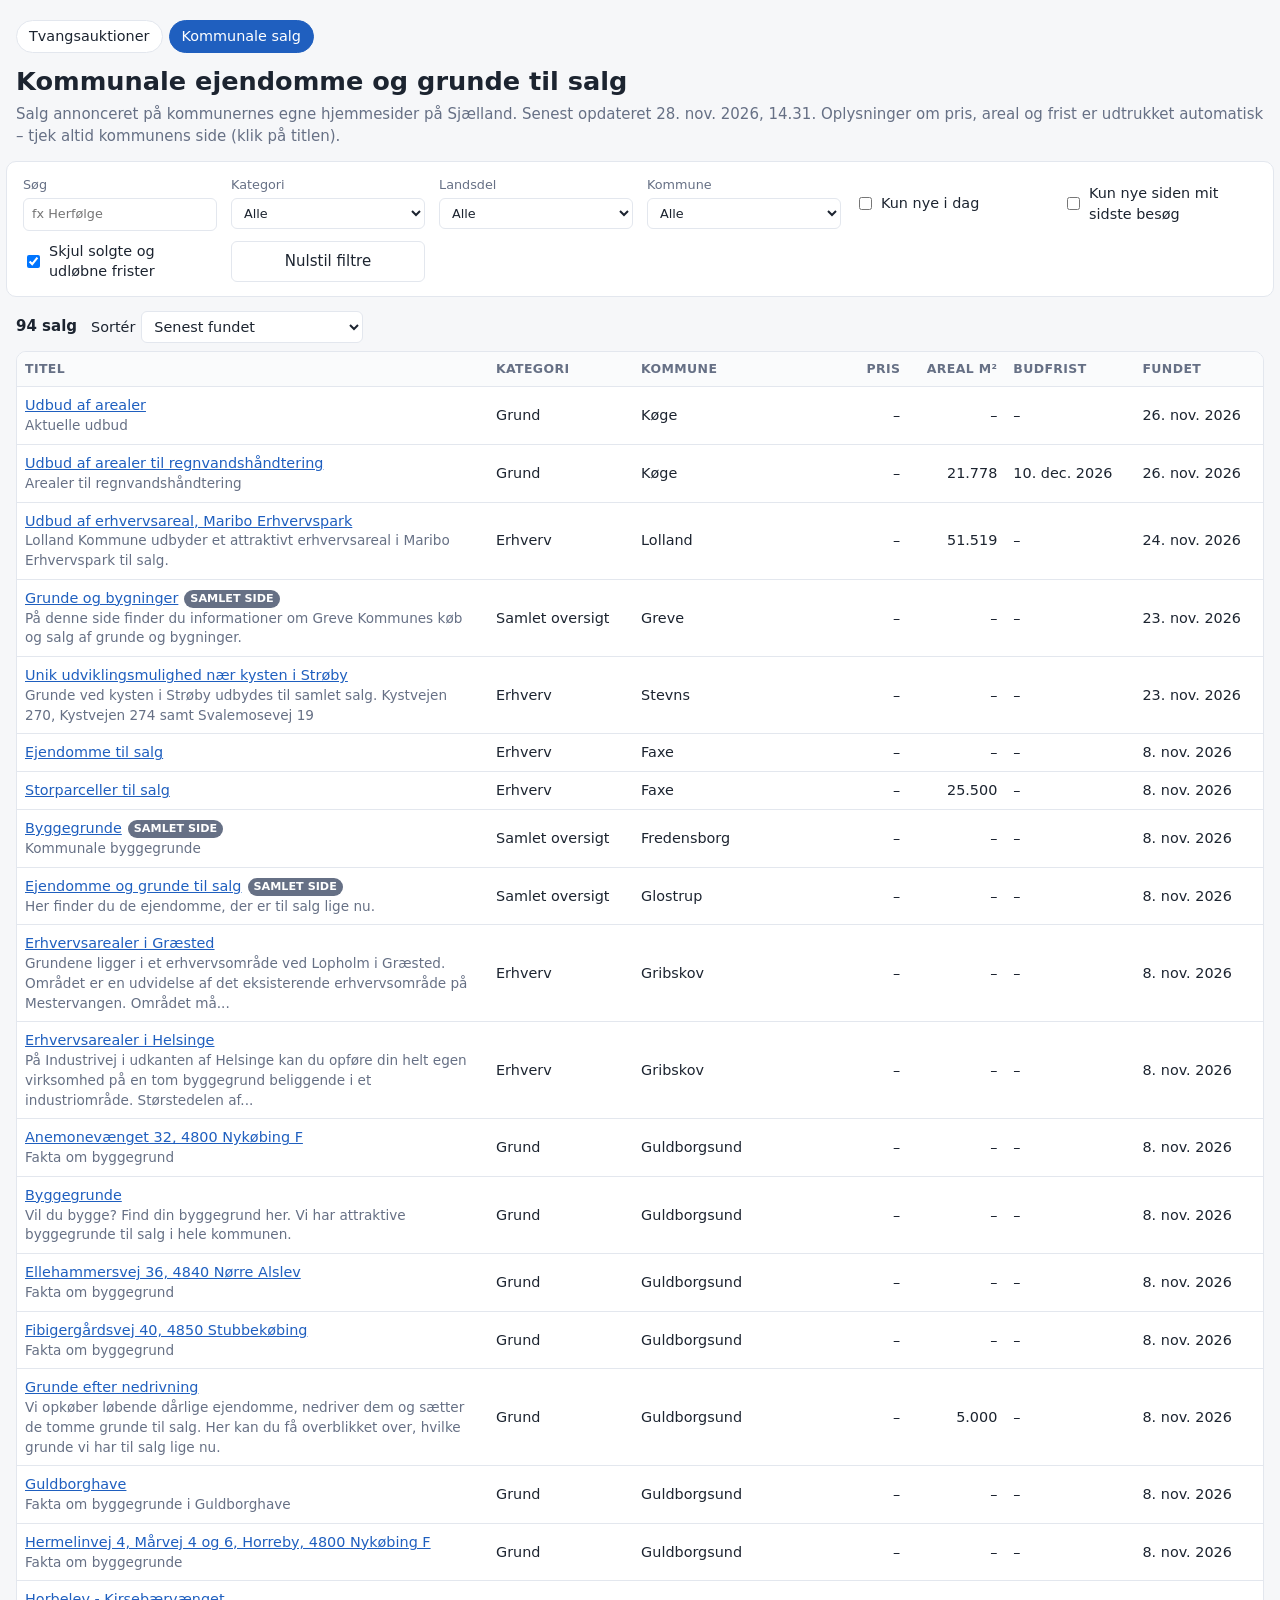
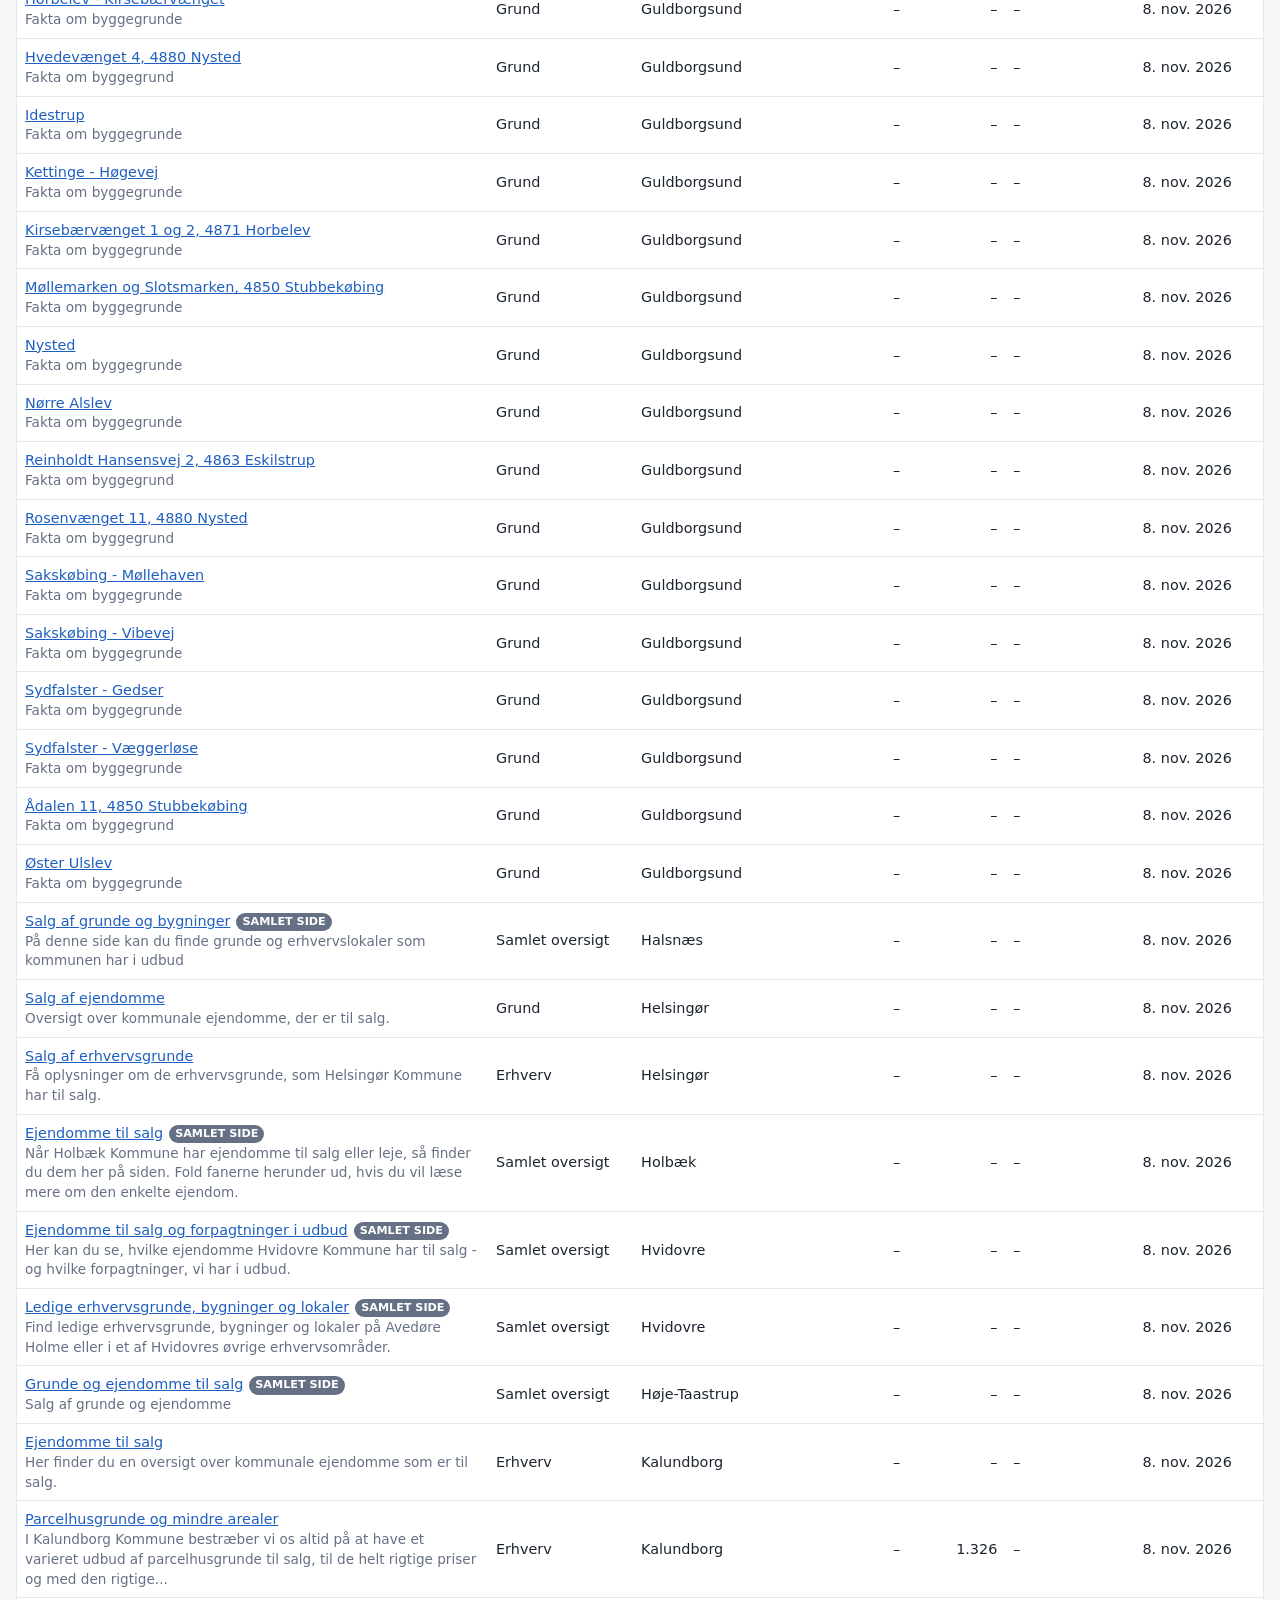
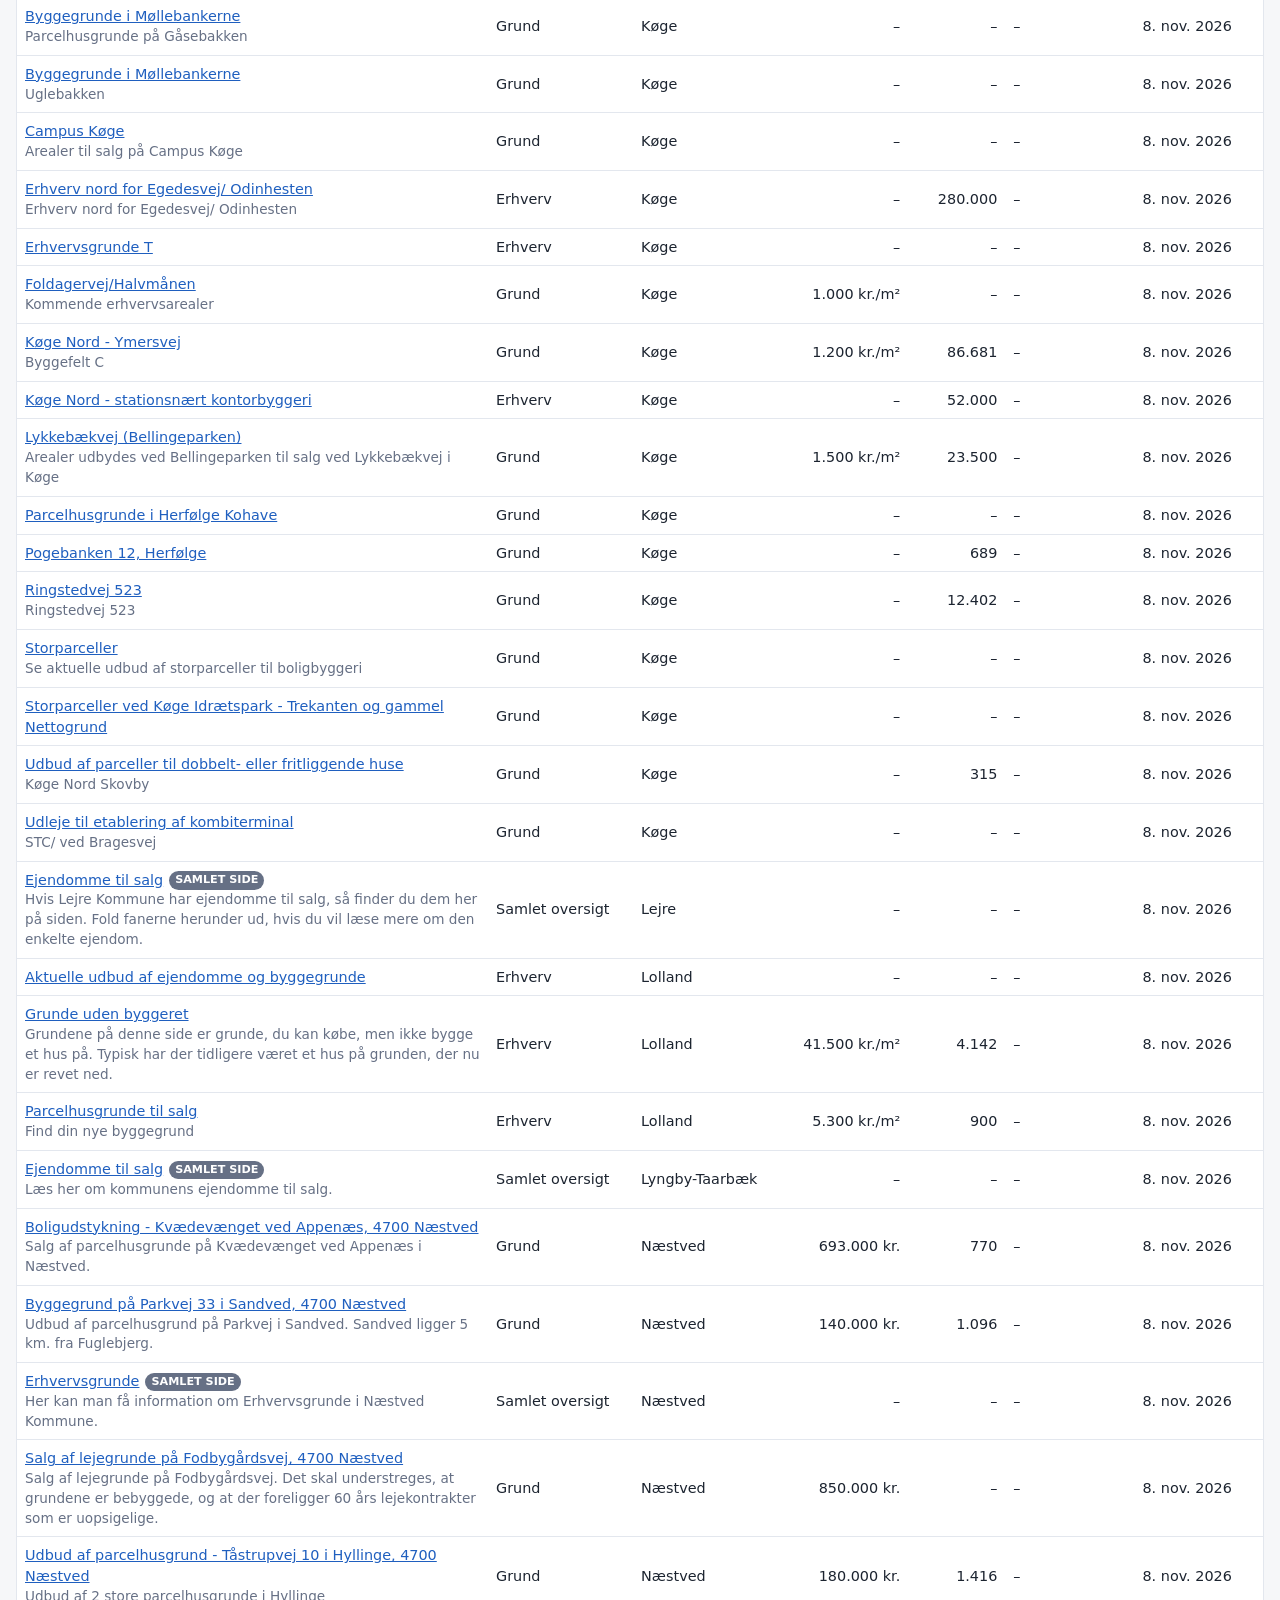
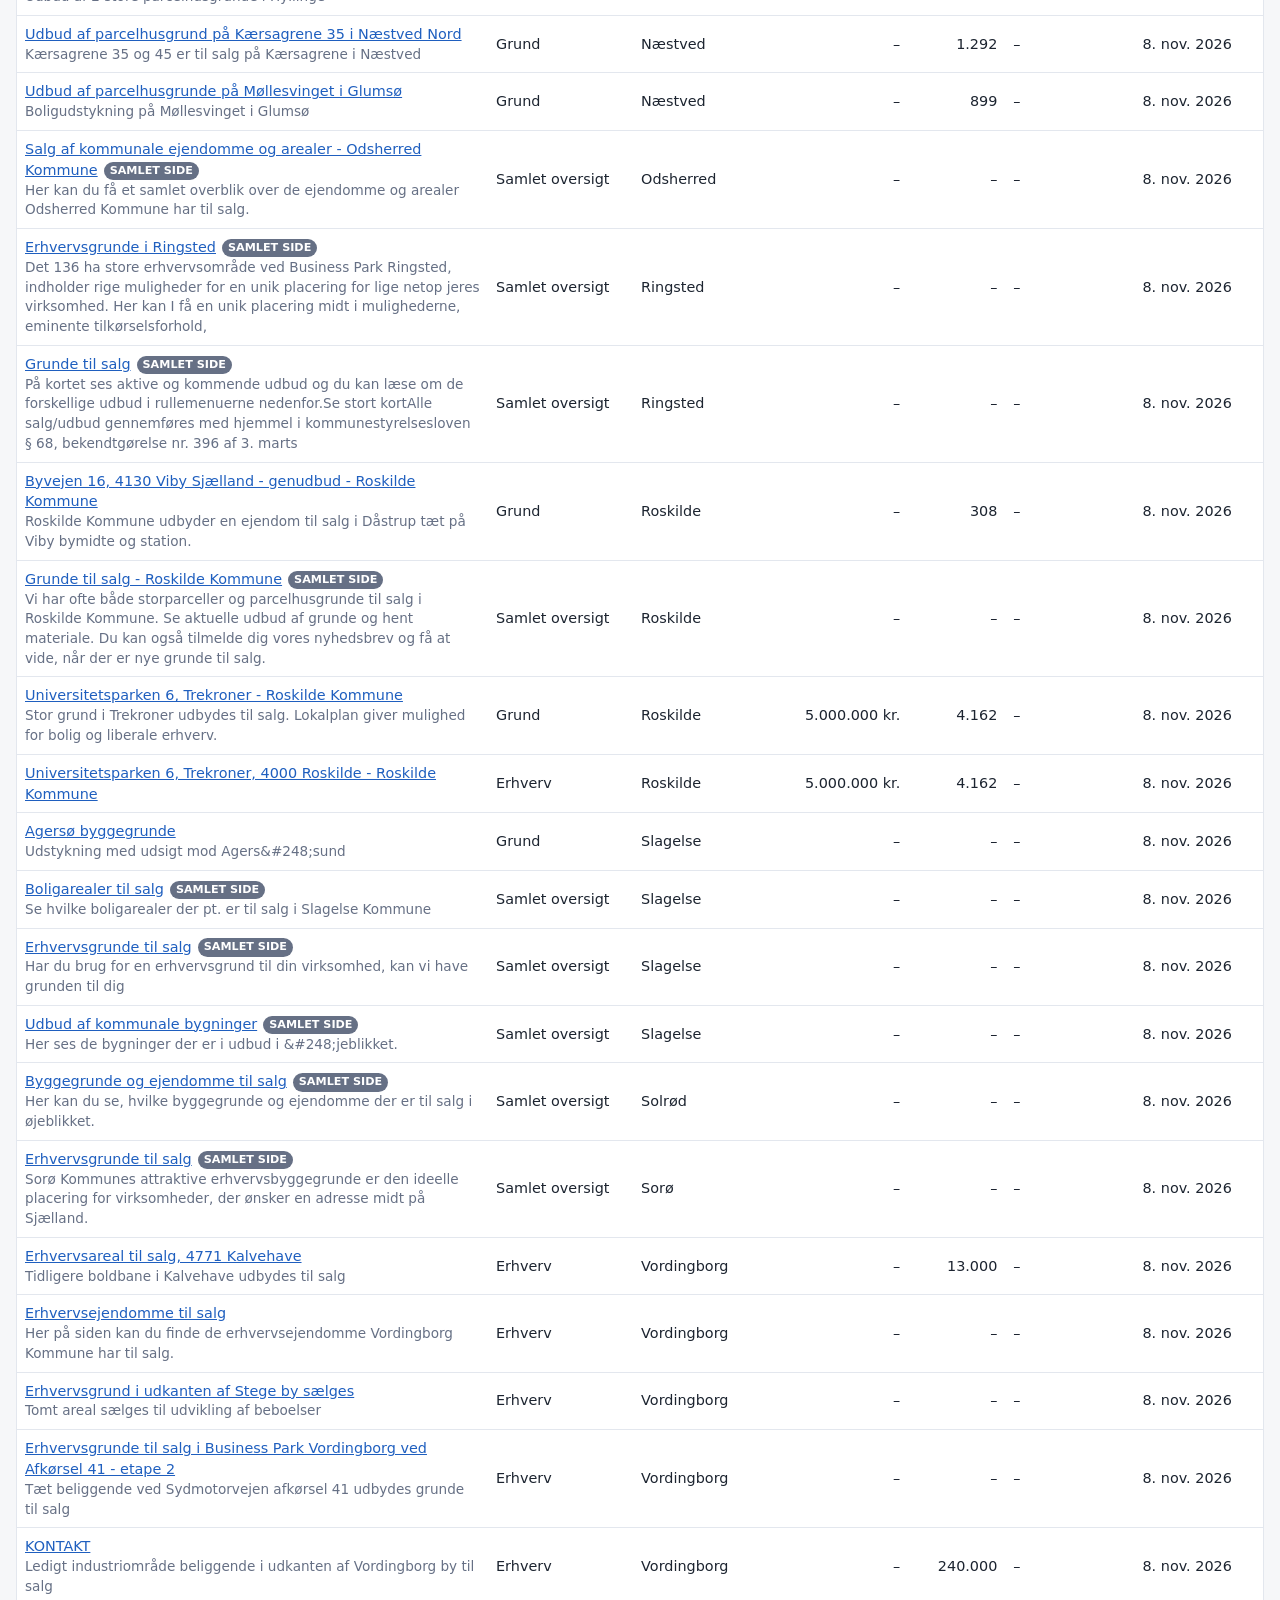
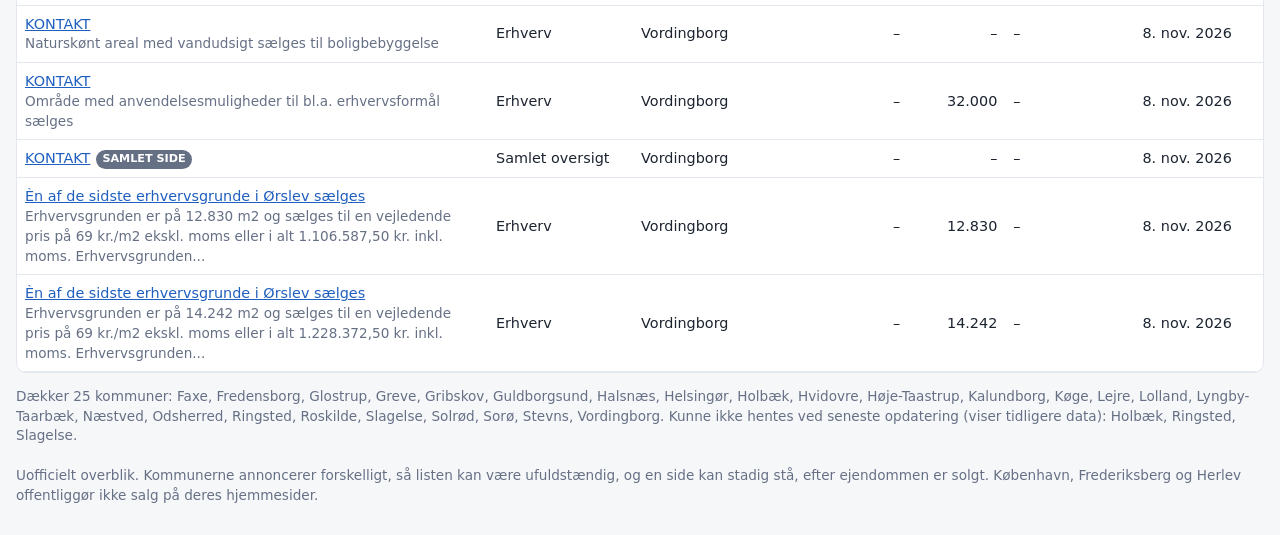
<file: kommunale.html>
<!doctype html>
<html lang="da">
<head>
<meta charset="utf-8">
<meta name="viewport" content="width=device-width, initial-scale=1">
<title>Kommunale Salg</title>
<link rel="stylesheet" href="style.css">
</head>
<body>
<header>
  <nav class="topnav"><a href="index.html">Tvangsauktioner</a><a href="kommunale.html" class="on">Kommunale salg</a></nav>
  <h1>Kommunale ejendomme og grunde til salg</h1>
  <p class="sub">Salg annonceret på kommunernes egne hjemmesider på Sjælland. <span id="updated"></span>
     Oplysninger om pris, areal og frist er udtrukket automatisk – tjek altid kommunens side (klik på titlen).</p>
</header>

<section class="filters">
  <label>Søg <input id="f-q" type="search" placeholder="fx Herfølge"></label>
  <label>Kategori
    <select id="f-kat"><option value="">Alle</option><option>Grund</option><option>Ejendom</option><option>Erhverv</option><option>Samlet oversigt</option></select></label>
  <label>Landsdel <select id="f-landsdel"><option value="">Alle</option></select></label>
  <label>Kommune <select id="f-kommune"><option value="">Alle</option></select></label>
  <label class="chk"><input id="f-nye" type="checkbox"> Kun nye i dag</label>
  <label class="chk"><input id="f-sidst" type="checkbox"> Kun nye siden mit sidste besøg</label>
  <label class="chk"><input id="f-aktiv" type="checkbox" checked> Skjul solgte og udløbne frister</label>
  <button id="reset" type="button">Nulstil filtre</button>
</section>

<section class="bar">
  <strong id="count"></strong>
  <label>Sortér
    <select id="sort">
      <option value="nyest">Senest fundet</option>
      <option value="kommune">Kommune</option>
      <option value="frist">Budfrist (nærmeste først)</option>
      <option value="pris">Pris (lavest først)</option>
    </select></label>
</section>

<main>
  <div class="scroll">
    <table>
      <thead><tr>
        <th>Titel</th><th>Kategori</th><th>Kommune</th><th class="r">Pris</th><th class="r">Areal m²</th><th>Budfrist</th><th>Fundet</th>
      </tr></thead>
      <tbody id="rows"></tbody>
    </table>
  </div>
  <p class="muted" id="coverage"></p>
</main>

<footer>
  Uofficielt overblik. Kommunerne annoncerer forskelligt, så listen kan være ufuldstændig, og en side kan stadig stå, efter ejendommen er solgt.
  København, Frederiksberg og Herlev offentliggør ikke salg på deres hjemmesider.
</footer>
<script src="kommunale.js"></script>
</body>
</html>
</file>
<file: style.css>
:root { --bg:#f6f7f9; --card:#fff; --ink:#1c2430; --mute:#667085; --line:#e3e7ee; --accent:#1f5fbf; --new:#e8590c; }
* { box-sizing: border-box; }
body { margin:0; font:15px/1.45 system-ui,-apple-system,Segoe UI,Roboto,sans-serif; background:var(--bg); color:var(--ink); }
header, .filters, .bar, main, footer { max-width:1300px; margin:0 auto; padding:0 16px; }
header { padding-top:20px; }
h1 { margin:0 0 4px; font-size:1.6rem; }
.sub { margin:0 0 14px; color:var(--mute); }
a { color:var(--accent); }
.filters { display:grid; grid-template-columns:repeat(auto-fill,minmax(180px,1fr)); gap:10px 14px; background:var(--card); border:1px solid var(--line); border-radius:10px; padding:14px 16px; max-width:calc(1300px - 32px); }
label { display:flex; flex-direction:column; font-size:.8rem; color:var(--mute); gap:3px; }
label.chk { flex-direction:row; align-items:center; gap:6px; font-size:.9rem; color:var(--ink); }
input, select, button { font:inherit; padding:6px 8px; border:1px solid var(--line); border-radius:6px; background:#fff; color:var(--ink); }
button { cursor:pointer; }
.bar { display:flex; flex-wrap:wrap; gap:14px; align-items:center; margin-top:14px; margin-bottom:8px; }
.bar label { flex-direction:row; align-items:center; gap:6px; font-size:.9rem; color:var(--ink); }
.tabs { margin-left:auto; display:flex; }
.tabs button { border-radius:0; }
.tabs button:first-child { border-radius:6px 0 0 6px; }
.tabs button:last-child { border-radius:0 6px 6px 0; border-left:0; }
.tabs button.on { background:var(--accent); color:#fff; border-color:var(--accent); }
.scroll { overflow-x:auto; background:var(--card); border:1px solid var(--line); border-radius:10px; }
table { width:100%; border-collapse:collapse; }
th, td { padding:8px 8px; text-align:left; border-bottom:1px solid var(--line); font-size:.9rem; }
td:nth-child(n+3):nth-child(-n+7), td:nth-child(9), td:nth-child(10), th:nth-child(n+3):nth-child(-n+7) { white-space:nowrap; }
td:first-child { min-width:220px; }
th { font-size:.78rem; text-transform:uppercase; letter-spacing:.03em; color:var(--mute); background:#fafbfc; position:sticky; top:0; }
.r { text-align:right; }
tr.cancelled td { color:var(--mute); text-decoration:line-through; }
tr.cancelled td:last-child { text-decoration:none; }
.badge { display:inline-block; font-size:.7rem; font-weight:600; padding:1px 6px; border-radius:99px; color:#fff; background:var(--new); margin-left:6px; vertical-align:middle; }
.badge.grey { background:var(--mute); }
.badge.blue { background:var(--accent); }
#map { height:70vh; border-radius:10px; border:1px solid var(--line); }
footer { margin:20px auto 30px; color:var(--mute); font-size:.85rem; }
.empty { padding:30px; text-align:center; color:var(--mute); }
@media (max-width:700px) { h1 { font-size:1.3rem; } }
.topnav { display:flex; gap:6px; margin-bottom:10px; }
.topnav a { padding:5px 12px; border:1px solid var(--line); border-radius:99px; text-decoration:none; color:var(--ink); background:var(--card); font-size:.9rem; }
.topnav a.on { background:var(--accent); color:#fff; border-color:var(--accent); }
td.wrap { white-space:normal; min-width:240px; max-width:420px; }
.muted { color:var(--mute); font-size:.85rem; }
</file>
